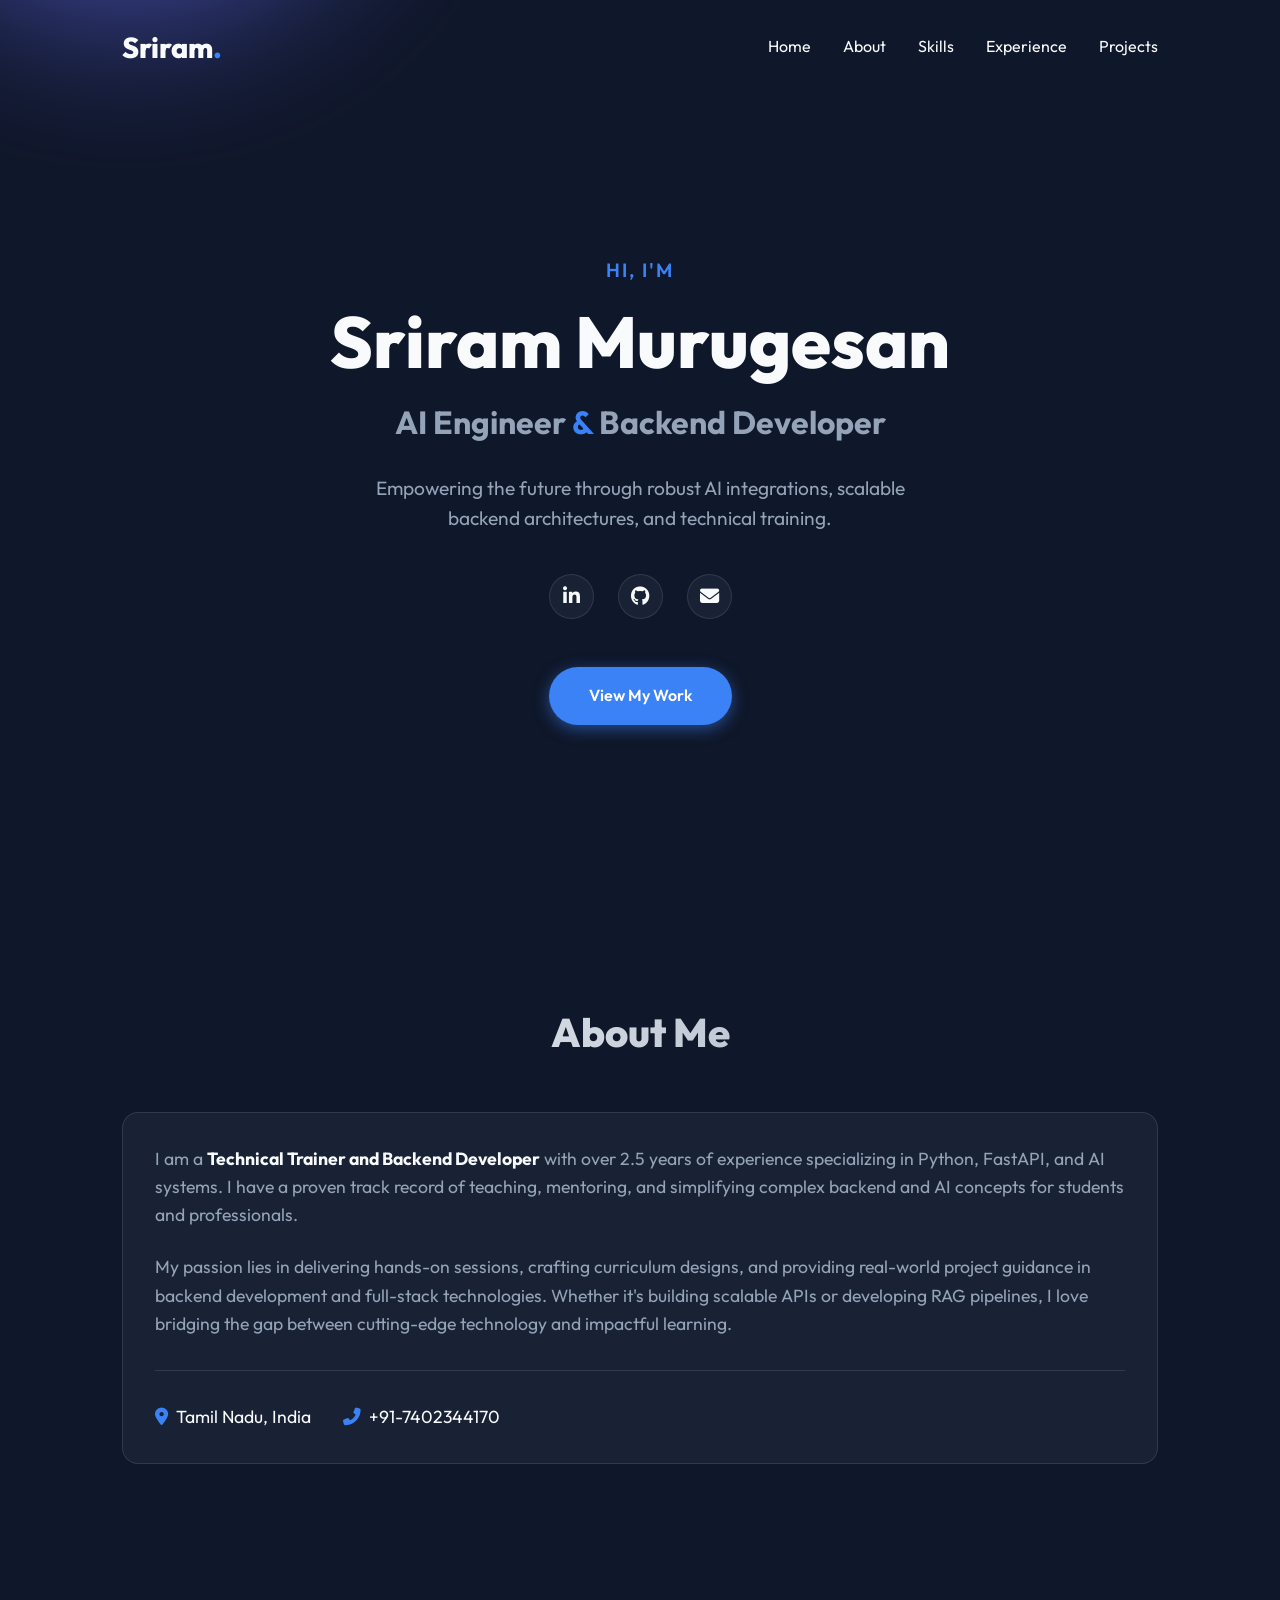
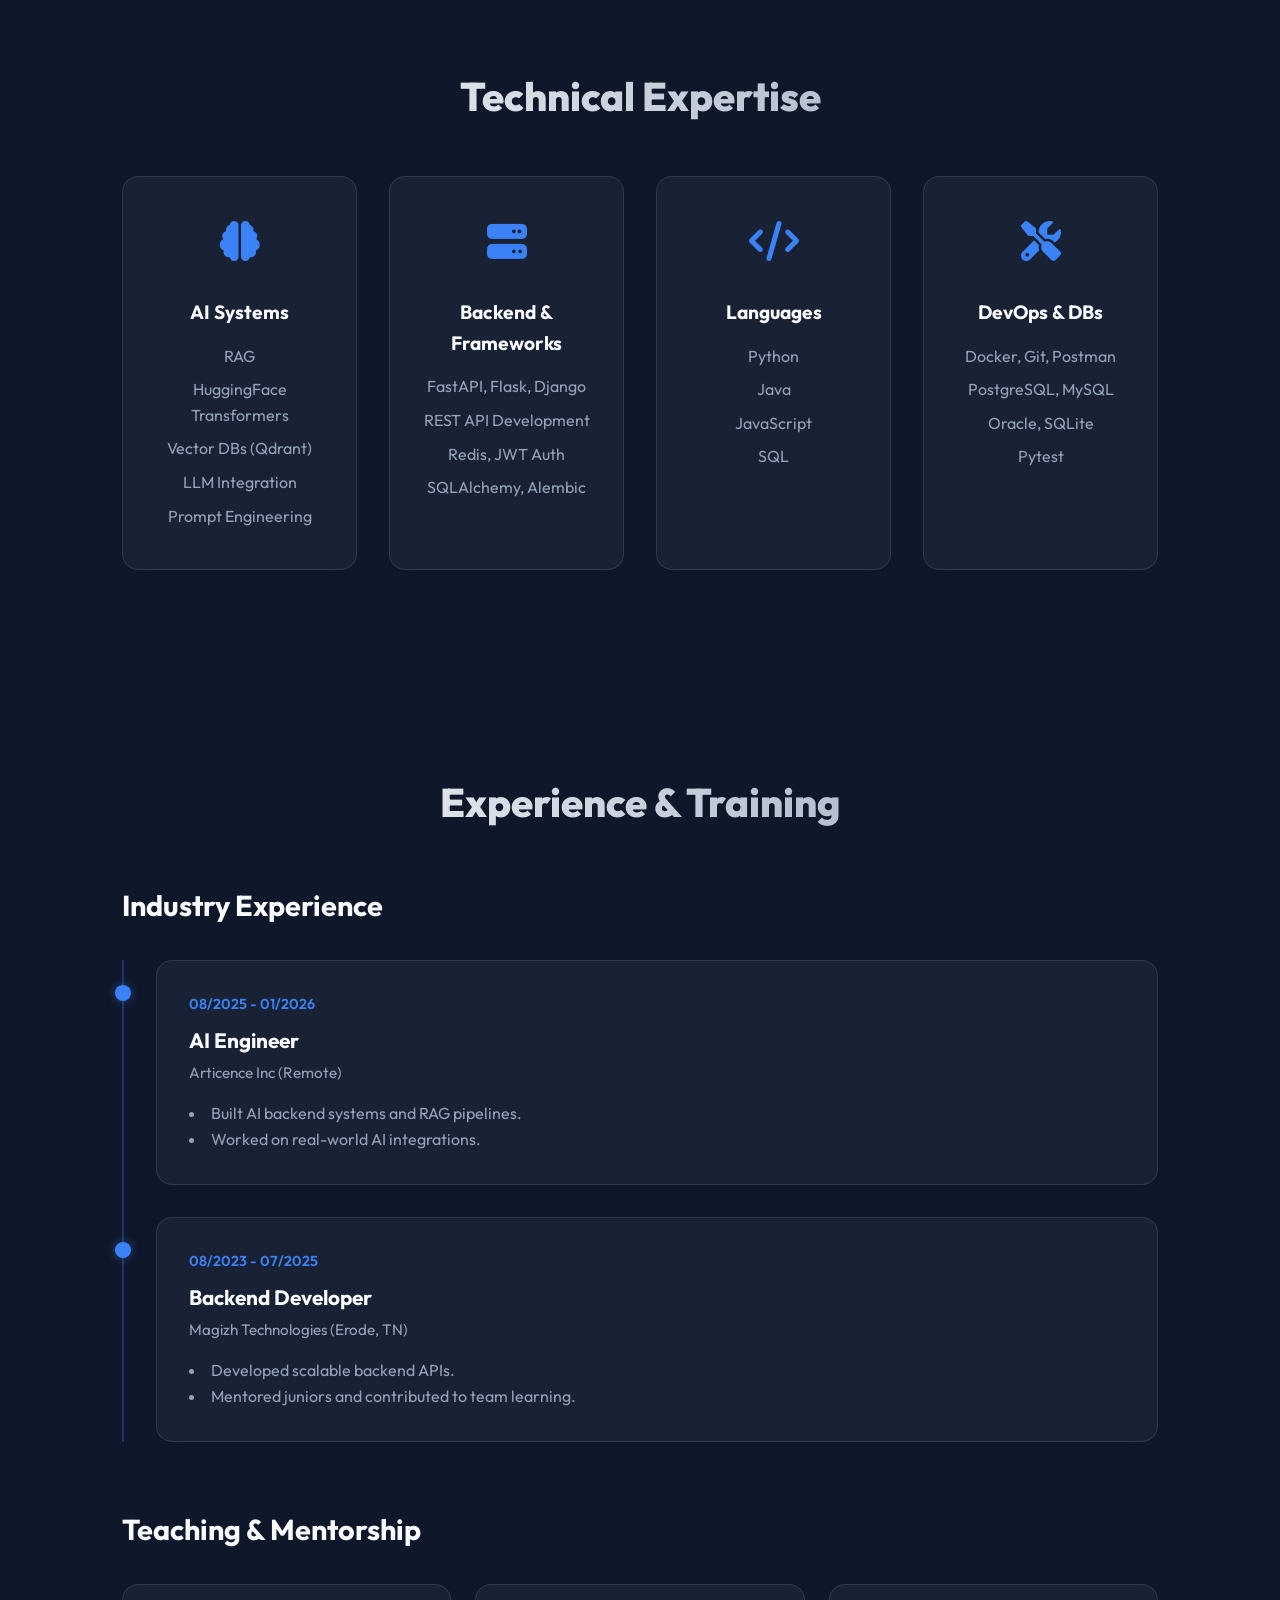
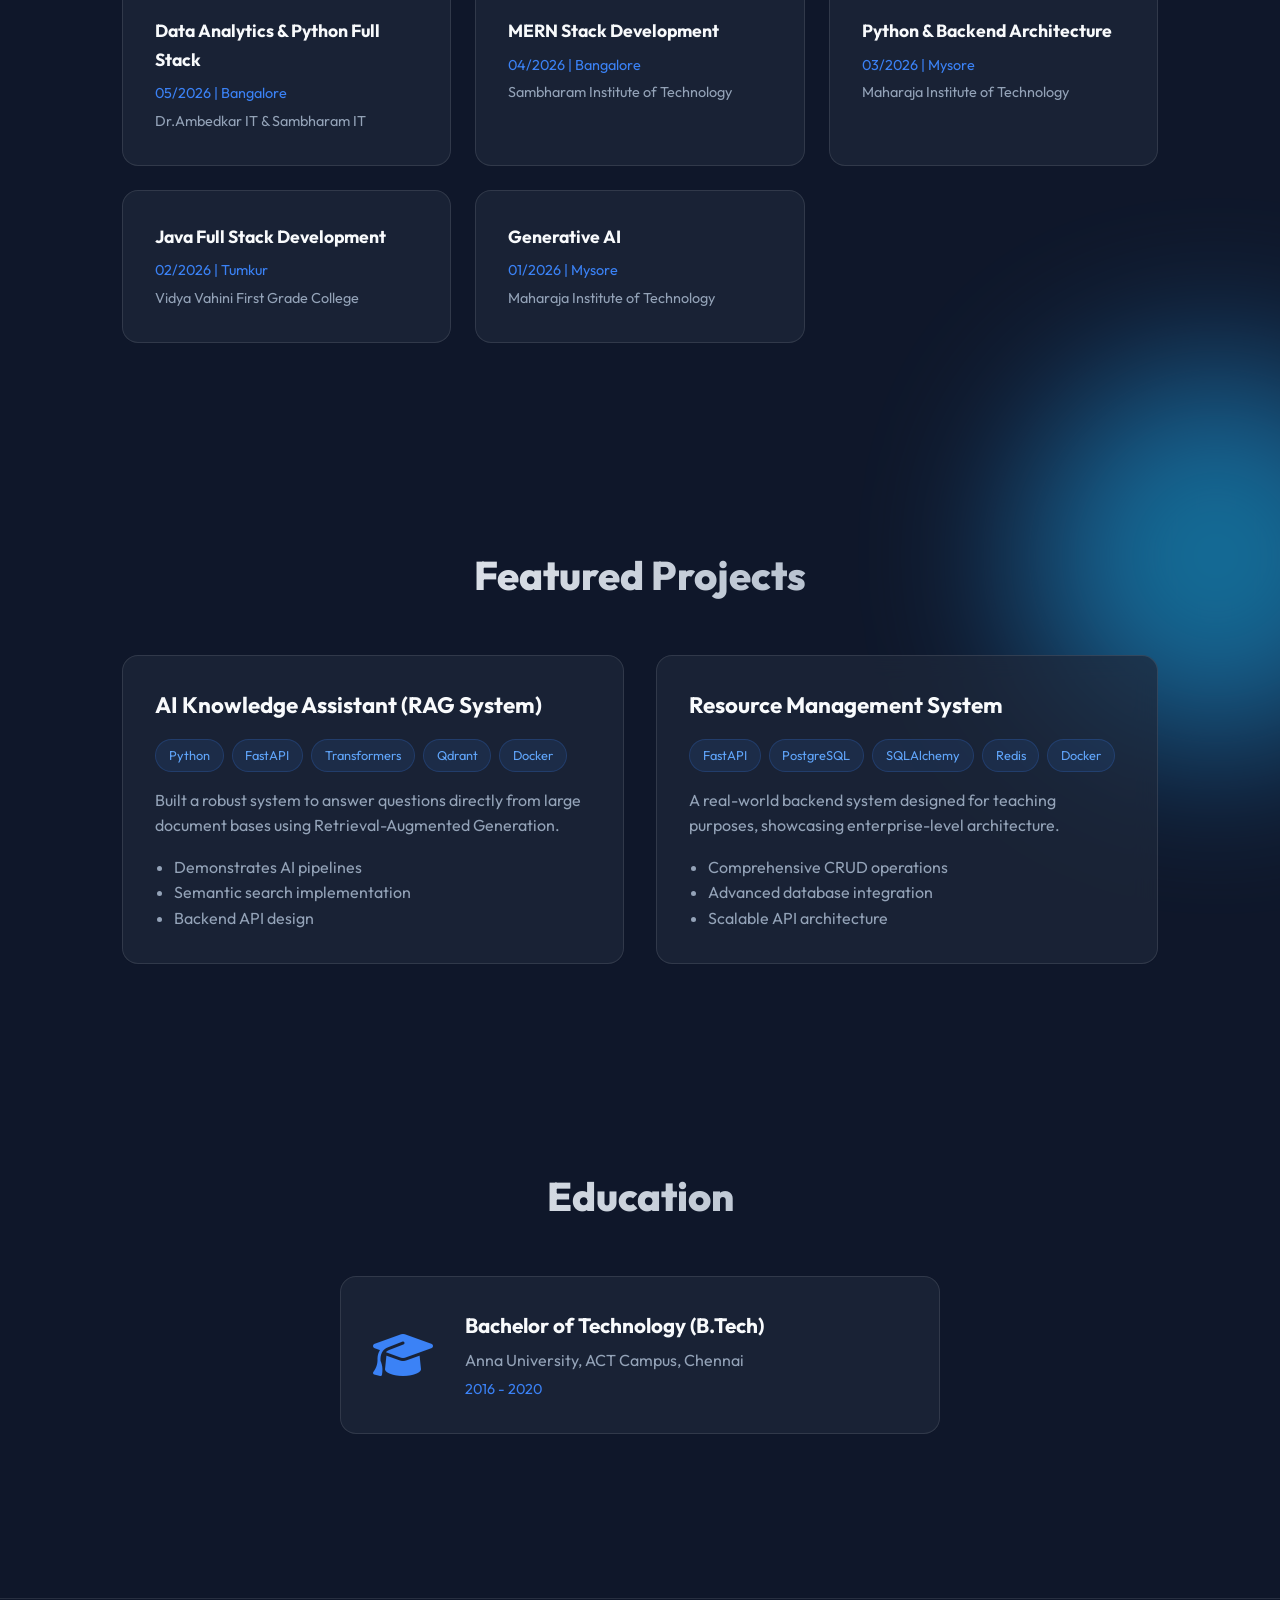
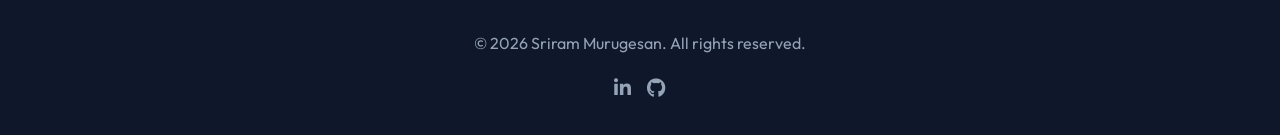
<file: portfolio/index.html>
<!DOCTYPE html>
<html lang="en">
<head>
    <meta charset="UTF-8">
    <meta name="viewport" content="width=device-width, initial-scale=1.0">
    <title>Sriram Murugesan | AI Engineer & Backend Developer</title>
    <meta name="description" content="Portfolio of Sriram Murugesan - Technical Trainer, Backend Developer, and AI Engineer.">
    <link rel="stylesheet" href="style.css">
    <!-- Google Fonts -->
    <link rel="preconnect" href="https://fonts.googleapis.com">
    <link rel="preconnect" href="https://fonts.gstatic.com" crossorigin>
    <link href="https://fonts.googleapis.com/css2?family=Outfit:wght@300;400;600;800&display=swap" rel="stylesheet">
    <!-- FontAwesome for Icons -->
    <link rel="stylesheet" href="https://cdnjs.cloudflare.com/ajax/libs/font-awesome/6.4.0/css/all.min.css">
</head>
<body>
    <div class="blob blob-1"></div>
    <div class="blob blob-2"></div>

    <!-- Navigation -->
    <nav id="navbar">
        <div class="nav-container">
            <a href="#home" class="logo">Sriram<span>.</span></a>
            <ul class="nav-links">
                <li><a href="#home">Home</a></li>
                <li><a href="#about">About</a></li>
                <li><a href="#skills">Skills</a></li>
                <li><a href="#experience">Experience</a></li>
                <li><a href="#projects">Projects</a></li>
            </ul>
            <div class="hamburger">
                <i class="fas fa-bars"></i>
            </div>
        </div>
    </nav>

    <!-- Hero Section -->
    <section id="home" class="hero">
        <div class="hero-content fade-in">
            <p class="greeting">Hi, I'm</p>
            <h1 class="name">Sriram Murugesan</h1>
            <h2 class="title">AI Engineer <span class="highlight">&</span> Backend Developer</h2>
            <p class="summary">Empowering the future through robust AI integrations, scalable backend architectures, and technical training.</p>
            <div class="social-links">
                <a href="https://linkedin.com/in/srirammurugesanm" target="_blank"><i class="fab fa-linkedin-in"></i></a>
                <a href="https://github.com/Sriram Murugesan" target="_blank"><i class="fab fa-github"></i></a>
                <a href="mailto:srisriram1210@gmail.com"><i class="fas fa-envelope"></i></a>
            </div>
            <a href="#projects" class="btn primary-btn">View My Work</a>
        </div>
    </section>

    <!-- About Section -->
    <section id="about" class="about section-padding">
        <div class="container">
            <h2 class="section-title">About Me</h2>
            <div class="about-content glass-card fade-in">
                <p>
                    I am a <strong>Technical Trainer and Backend Developer</strong> with over 2.5 years of experience specializing in Python, FastAPI, and AI systems. 
                    I have a proven track record of teaching, mentoring, and simplifying complex backend and AI concepts for students and professionals.
                </p>
                <p>
                    My passion lies in delivering hands-on sessions, crafting curriculum designs, and providing real-world project guidance in backend development and full-stack technologies. Whether it's building scalable APIs or developing RAG pipelines, I love bridging the gap between cutting-edge technology and impactful learning.
                </p>
                <div class="contact-info">
                    <p><i class="fas fa-map-marker-alt"></i> Tamil Nadu, India</p>
                    <p><i class="fas fa-phone-alt"></i> +91-7402344170</p>
                </div>
            </div>
        </div>
    </section>

    <!-- Skills Section -->
    <section id="skills" class="skills section-padding">
        <div class="container">
            <h2 class="section-title">Technical Expertise</h2>
            <div class="skills-grid">
                <!-- AI Systems -->
                <div class="skill-card glass-card fade-in">
                    <div class="skill-icon"><i class="fas fa-brain"></i></div>
                    <h3>AI Systems</h3>
                    <ul>
                        <li>RAG</li>
                        <li>HuggingFace Transformers</li>
                        <li>Vector DBs (Qdrant)</li>
                        <li>LLM Integration</li>
                        <li>Prompt Engineering</li>
                    </ul>
                </div>
                <!-- Backend -->
                <div class="skill-card glass-card fade-in">
                    <div class="skill-icon"><i class="fas fa-server"></i></div>
                    <h3>Backend & Frameworks</h3>
                    <ul>
                        <li>FastAPI, Flask, Django</li>
                        <li>REST API Development</li>
                        <li>Redis, JWT Auth</li>
                        <li>SQLAlchemy, Alembic</li>
                    </ul>
                </div>
                <!-- Languages -->
                <div class="skill-card glass-card fade-in">
                    <div class="skill-icon"><i class="fas fa-code"></i></div>
                    <h3>Languages</h3>
                    <ul>
                        <li>Python</li>
                        <li>Java</li>
                        <li>JavaScript</li>
                        <li>SQL</li>
                    </ul>
                </div>
                <!-- DevOps -->
                <div class="skill-card glass-card fade-in">
                    <div class="skill-icon"><i class="fas fa-tools"></i></div>
                    <h3>DevOps & DBs</h3>
                    <ul>
                        <li>Docker, Git, Postman</li>
                        <li>PostgreSQL, MySQL</li>
                        <li>Oracle, SQLite</li>
                        <li>Pytest</li>
                    </ul>
                </div>
            </div>
        </div>
    </section>

    <!-- Experience Section -->
    <section id="experience" class="experience section-padding">
        <div class="container">
            <h2 class="section-title">Experience & Training</h2>
            
            <h3 class="subsection-title">Industry Experience</h3>
            <div class="timeline">
                <div class="timeline-item glass-card fade-in">
                    <div class="timeline-dot"></div>
                    <div class="timeline-date">08/2025 - 01/2026</div>
                    <div class="timeline-content">
                        <h4>AI Engineer</h4>
                        <p class="company">Articence Inc (Remote)</p>
                        <ul>
                            <li>Built AI backend systems and RAG pipelines.</li>
                            <li>Worked on real-world AI integrations.</li>
                        </ul>
                    </div>
                </div>
                <div class="timeline-item glass-card fade-in">
                    <div class="timeline-dot"></div>
                    <div class="timeline-date">08/2023 - 07/2025</div>
                    <div class="timeline-content">
                        <h4>Backend Developer</h4>
                        <p class="company">Magizh Technologies (Erode, TN)</p>
                        <ul>
                            <li>Developed scalable backend APIs.</li>
                            <li>Mentored juniors and contributed to team learning.</li>
                        </ul>
                    </div>
                </div>
            </div>

            <h3 class="subsection-title mt-5">Teaching & Mentorship</h3>
            <div class="training-grid">
                <div class="training-card glass-card fade-in">
                    <h4>Data Analytics & Python Full Stack</h4>
                    <p class="date-loc">05/2026 | Bangalore</p>
                    <p class="inst">Dr.Ambedkar IT & Sambharam IT</p>
                </div>
                <div class="training-card glass-card fade-in">
                    <h4>MERN Stack Development</h4>
                    <p class="date-loc">04/2026 | Bangalore</p>
                    <p class="inst">Sambharam Institute of Technology</p>
                </div>
                <div class="training-card glass-card fade-in">
                    <h4>Python & Backend Architecture</h4>
                    <p class="date-loc">03/2026 | Mysore</p>
                    <p class="inst">Maharaja Institute of Technology</p>
                </div>
                <div class="training-card glass-card fade-in">
                    <h4>Java Full Stack Development</h4>
                    <p class="date-loc">02/2026 | Tumkur</p>
                    <p class="inst">Vidya Vahini First Grade College</p>
                </div>
                <div class="training-card glass-card fade-in">
                    <h4>Generative AI</h4>
                    <p class="date-loc">01/2026 | Mysore</p>
                    <p class="inst">Maharaja Institute of Technology</p>
                </div>
            </div>
        </div>
    </section>

    <!-- Projects Section -->
    <section id="projects" class="projects section-padding">
        <div class="container">
            <h2 class="section-title">Featured Projects</h2>
            <div class="projects-grid">
                <div class="project-card glass-card fade-in">
                    <div class="project-content">
                        <h3>AI Knowledge Assistant (RAG System)</h3>
                        <p class="tech-stack"><span>Python</span><span>FastAPI</span><span>Transformers</span><span>Qdrant</span><span>Docker</span></p>
                        <p>Built a robust system to answer questions directly from large document bases using Retrieval-Augmented Generation.</p>
                        <ul>
                            <li>Demonstrates AI pipelines</li>
                            <li>Semantic search implementation</li>
                            <li>Backend API design</li>
                        </ul>
                    </div>
                </div>
                <div class="project-card glass-card fade-in">
                    <div class="project-content">
                        <h3>Resource Management System</h3>
                        <p class="tech-stack"><span>FastAPI</span><span>PostgreSQL</span><span>SQLAlchemy</span><span>Redis</span><span>Docker</span></p>
                        <p>A real-world backend system designed for teaching purposes, showcasing enterprise-level architecture.</p>
                        <ul>
                            <li>Comprehensive CRUD operations</li>
                            <li>Advanced database integration</li>
                            <li>Scalable API architecture</li>
                        </ul>
                    </div>
                </div>
            </div>
        </div>
    </section>

    <!-- Education Section -->
    <section id="education" class="education section-padding">
        <div class="container">
            <h2 class="section-title">Education</h2>
            <div class="education-card glass-card fade-in">
                <div class="edu-icon"><i class="fas fa-graduation-cap"></i></div>
                <div class="edu-details">
                    <h3>Bachelor of Technology (B.Tech)</h3>
                    <p class="uni">Anna University, ACT Campus, Chennai</p>
                    <p class="duration">2016 - 2020</p>
                </div>
            </div>
        </div>
    </section>

    <!-- Footer -->
    <footer>
        <div class="container">
            <p>&copy; 2026 Sriram Murugesan. All rights reserved.</p>
            <div class="footer-social">
                <a href="https://linkedin.com/in/srirammurugesanm"><i class="fab fa-linkedin-in"></i></a>
                <a href="https://github.com/Sriram Murugesan"><i class="fab fa-github"></i></a>
            </div>
        </div>
    </footer>

    <script src="script.js"></script>
</body>
</html>
</file>
<file: portfolio/style.css>
:root {
    --bg-color: #0f172a;
    --text-primary: #f8fafc;
    --text-secondary: #94a3b8;
    --accent-color: #3b82f6;
    --accent-glow: rgba(59, 130, 246, 0.5);
    --glass-bg: rgba(30, 41, 59, 0.7);
    --glass-border: rgba(255, 255, 255, 0.1);
    --transition: all 0.3s ease;
}

* {
    margin: 0;
    padding: 0;
    box-sizing: border-box;
    font-family: 'Outfit', sans-serif;
    scroll-behavior: smooth;
}

body {
    background-color: var(--bg-color);
    color: var(--text-primary);
    line-height: 1.6;
    overflow-x: hidden;
    position: relative;
}

/* Background Blobs for Visual Aesthetics */
.blob {
    position: absolute;
    border-radius: 50%;
    filter: blur(80px);
    z-index: -1;
    opacity: 0.6;
}
.blob-1 {
    top: -10%;
    left: -10%;
    width: 40vw;
    height: 40vw;
    background: radial-gradient(circle, #3b82f6, #8b5cf6);
}
.blob-2 {
    bottom: 20%;
    right: -10%;
    width: 30vw;
    height: 30vw;
    background: radial-gradient(circle, #06b6d4, #3b82f6);
}

/* Reusable Classes */
.container {
    max-width: 1100px;
    margin: 0 auto;
    padding: 0 2rem;
}
.section-padding {
    padding: 100px 0;
}
.section-title {
    font-size: 2.5rem;
    font-weight: 800;
    margin-bottom: 3rem;
    text-align: center;
    background: linear-gradient(to right, #fff, #94a3b8);
    -webkit-background-clip: text;
    -webkit-text-fill-color: transparent;
}
.subsection-title {
    font-size: 1.8rem;
    margin-bottom: 2rem;
    color: var(--text-primary);
}
.mt-5 {
    margin-top: 4rem;
}

/* Glassmorphism Card */
.glass-card {
    background: var(--glass-bg);
    backdrop-filter: blur(12px);
    -webkit-backdrop-filter: blur(12px);
    border: 1px solid var(--glass-border);
    border-radius: 16px;
    padding: 2rem;
    transition: var(--transition);
}
.glass-card:hover {
    transform: translateY(-5px);
    box-shadow: 0 10px 30px rgba(0,0,0,0.3);
    border-color: rgba(255, 255, 255, 0.2);
}

/* Navigation */
nav {
    position: fixed;
    top: 0;
    width: 100%;
    z-index: 1000;
    transition: var(--transition);
    padding: 1.5rem 0;
}
nav.scrolled {
    background: rgba(15, 23, 42, 0.9);
    backdrop-filter: blur(10px);
    padding: 1rem 0;
    border-bottom: 1px solid var(--glass-border);
}
.nav-container {
    max-width: 1100px;
    margin: 0 auto;
    padding: 0 2rem;
    display: flex;
    justify-content: space-between;
    align-items: center;
}
.logo {
    font-size: 1.8rem;
    font-weight: 800;
    color: var(--text-primary);
    text-decoration: none;
}
.logo span {
    color: var(--accent-color);
}
.nav-links {
    display: flex;
    list-style: none;
    gap: 2rem;
}
.nav-links a {
    color: var(--text-primary);
    text-decoration: none;
    font-weight: 400;
    transition: var(--transition);
}
.nav-links a:hover {
    color: var(--accent-color);
}
.hamburger {
    display: none;
    cursor: pointer;
    font-size: 1.5rem;
}

/* Hero Section */
.hero {
    height: 100vh;
    display: flex;
    align-items: center;
    padding-top: 80px;
}
.hero-content {
    max-width: 800px;
    margin: 0 auto;
    padding: 0 2rem;
    text-align: center;
}
.greeting {
    color: var(--accent-color);
    font-size: 1.2rem;
    font-weight: 600;
    margin-bottom: 1rem;
    letter-spacing: 2px;
    text-transform: uppercase;
}
.name {
    font-size: 4.5rem;
    font-weight: 800;
    line-height: 1.1;
    margin-bottom: 1rem;
}
.title {
    font-size: 2rem;
    color: var(--text-secondary);
    margin-bottom: 1.5rem;
}
.highlight {
    color: var(--accent-color);
}
.summary {
    font-size: 1.2rem;
    color: var(--text-secondary);
    margin-bottom: 2.5rem;
    max-width: 600px;
    margin-left: auto;
    margin-right: auto;
}
.social-links {
    display: flex;
    gap: 1.5rem;
    justify-content: center;
    margin-bottom: 3rem;
}
.social-links a {
    display: flex;
    align-items: center;
    justify-content: center;
    width: 45px;
    height: 45px;
    border-radius: 50%;
    background: var(--glass-bg);
    border: 1px solid var(--glass-border);
    color: var(--text-primary);
    font-size: 1.2rem;
    transition: var(--transition);
    text-decoration: none;
}
.social-links a:hover {
    background: var(--accent-color);
    color: white;
    transform: translateY(-3px);
    box-shadow: 0 5px 15px var(--accent-glow);
}
.btn {
    display: inline-block;
    padding: 1rem 2.5rem;
    border-radius: 30px;
    text-decoration: none;
    font-weight: 600;
    transition: var(--transition);
}
.primary-btn {
    background: var(--accent-color);
    color: white;
    box-shadow: 0 4px 15px var(--accent-glow);
}
.primary-btn:hover {
    background: #2563eb;
    transform: translateY(-2px);
}

/* About */
.about-content p {
    margin-bottom: 1.5rem;
    font-size: 1.1rem;
    color: var(--text-secondary);
}
.about-content strong {
    color: var(--text-primary);
}
.contact-info {
    display: flex;
    gap: 2rem;
    margin-top: 2rem;
    padding-top: 2rem;
    border-top: 1px solid var(--glass-border);
}
.contact-info p {
    margin: 0;
    display: flex;
    align-items: center;
    gap: 0.5rem;
    color: var(--text-primary);
}
.contact-info i {
    color: var(--accent-color);
}

/* Skills */
.skills-grid {
    display: grid;
    grid-template-columns: repeat(auto-fit, minmax(220px, 1fr));
    gap: 2rem;
}
.skill-card {
    text-align: center;
}
.skill-icon {
    font-size: 2.5rem;
    color: var(--accent-color);
    margin-bottom: 1.5rem;
}
.skill-card h3 {
    margin-bottom: 1rem;
    font-size: 1.2rem;
}
.skill-card ul {
    list-style: none;
    color: var(--text-secondary);
}
.skill-card ul li {
    margin-bottom: 0.5rem;
}

/* Experience */
.timeline {
    position: relative;
    padding-left: 2rem;
    border-left: 2px solid rgba(59, 130, 246, 0.3);
}
.timeline-item {
    position: relative;
    margin-bottom: 2rem;
}
.timeline-dot {
    position: absolute;
    left: -2.65rem;
    top: 1.5rem;
    width: 16px;
    height: 16px;
    background: var(--accent-color);
    border-radius: 50%;
    box-shadow: 0 0 10px var(--accent-glow);
}
.timeline-date {
    font-size: 0.9rem;
    color: var(--accent-color);
    font-weight: 600;
    margin-bottom: 0.5rem;
}
.timeline-content h4 {
    font-size: 1.3rem;
    margin-bottom: 0.2rem;
}
.timeline-content .company {
    color: var(--text-secondary);
    font-size: 0.95rem;
    margin-bottom: 1rem;
}
.timeline-content ul {
    list-style-position: inside;
    color: var(--text-secondary);
}
.training-grid {
    display: grid;
    grid-template-columns: repeat(auto-fit, minmax(250px, 1fr));
    gap: 1.5rem;
}
.training-card h4 {
    font-size: 1.1rem;
    margin-bottom: 0.5rem;
}
.training-card p {
    font-size: 0.9rem;
    color: var(--text-secondary);
}
.training-card .date-loc {
    color: var(--accent-color);
    margin-bottom: 0.3rem;
}

/* Projects */
.projects-grid {
    display: grid;
    grid-template-columns: repeat(auto-fit, minmax(350px, 1fr));
    gap: 2rem;
}
.project-card {
    display: flex;
    flex-direction: column;
}
.project-content h3 {
    font-size: 1.4rem;
    margin-bottom: 1rem;
}
.tech-stack {
    display: flex;
    flex-wrap: wrap;
    gap: 0.5rem;
    margin-bottom: 1rem;
}
.tech-stack span {
    font-size: 0.8rem;
    padding: 0.3rem 0.8rem;
    background: rgba(59, 130, 246, 0.1);
    color: #60a5fa;
    border-radius: 20px;
    border: 1px solid rgba(59, 130, 246, 0.2);
}
.project-content p {
    color: var(--text-secondary);
    margin-bottom: 1rem;
}
.project-content ul {
    padding-left: 1.2rem;
    color: var(--text-secondary);
}

/* Education */
.education-card {
    display: flex;
    align-items: center;
    gap: 2rem;
    max-width: 600px;
    margin: 0 auto;
}
.edu-icon {
    font-size: 3rem;
    color: var(--accent-color);
}
.edu-details h3 {
    font-size: 1.3rem;
    margin-bottom: 0.3rem;
}
.edu-details .uni {
    color: var(--text-secondary);
}
.edu-details .duration {
    color: var(--accent-color);
    font-size: 0.9rem;
    margin-top: 0.3rem;
}

/* Footer */
footer {
    text-align: center;
    padding: 2rem 0;
    border-top: 1px solid var(--glass-border);
    margin-top: 4rem;
}
footer p {
    color: var(--text-secondary);
    margin-bottom: 1rem;
}
.footer-social {
    display: flex;
    justify-content: center;
    gap: 1rem;
}
.footer-social a {
    color: var(--text-secondary);
    font-size: 1.2rem;
    transition: var(--transition);
}
.footer-social a:hover {
    color: var(--accent-color);
}

/* Animations */
.fade-in {
    opacity: 0;
    transform: translateY(20px);
    transition: opacity 0.6s ease-out, transform 0.6s ease-out;
}
.fade-in.appear {
    opacity: 1;
    transform: translateY(0);
}

/* Media Queries */
@media (max-width: 768px) {
    .name { font-size: 3rem; }
    .title { font-size: 1.5rem; }
    
    .nav-links {
        display: none;
        position: absolute;
        top: 100%;
        left: 0;
        width: 100%;
        background: rgba(15, 23, 42, 0.95);
        backdrop-filter: blur(10px);
        flex-direction: column;
        padding: 1rem 0;
        text-align: center;
        border-bottom: 1px solid var(--glass-border);
    }
    .nav-links.active {
        display: flex;
    }
    .hamburger {
        display: block;
    }
    
    .contact-info {
        flex-direction: column;
        gap: 1rem;
    }
    .education-card {
        flex-direction: column;
        text-align: center;
    }
}
</file>
